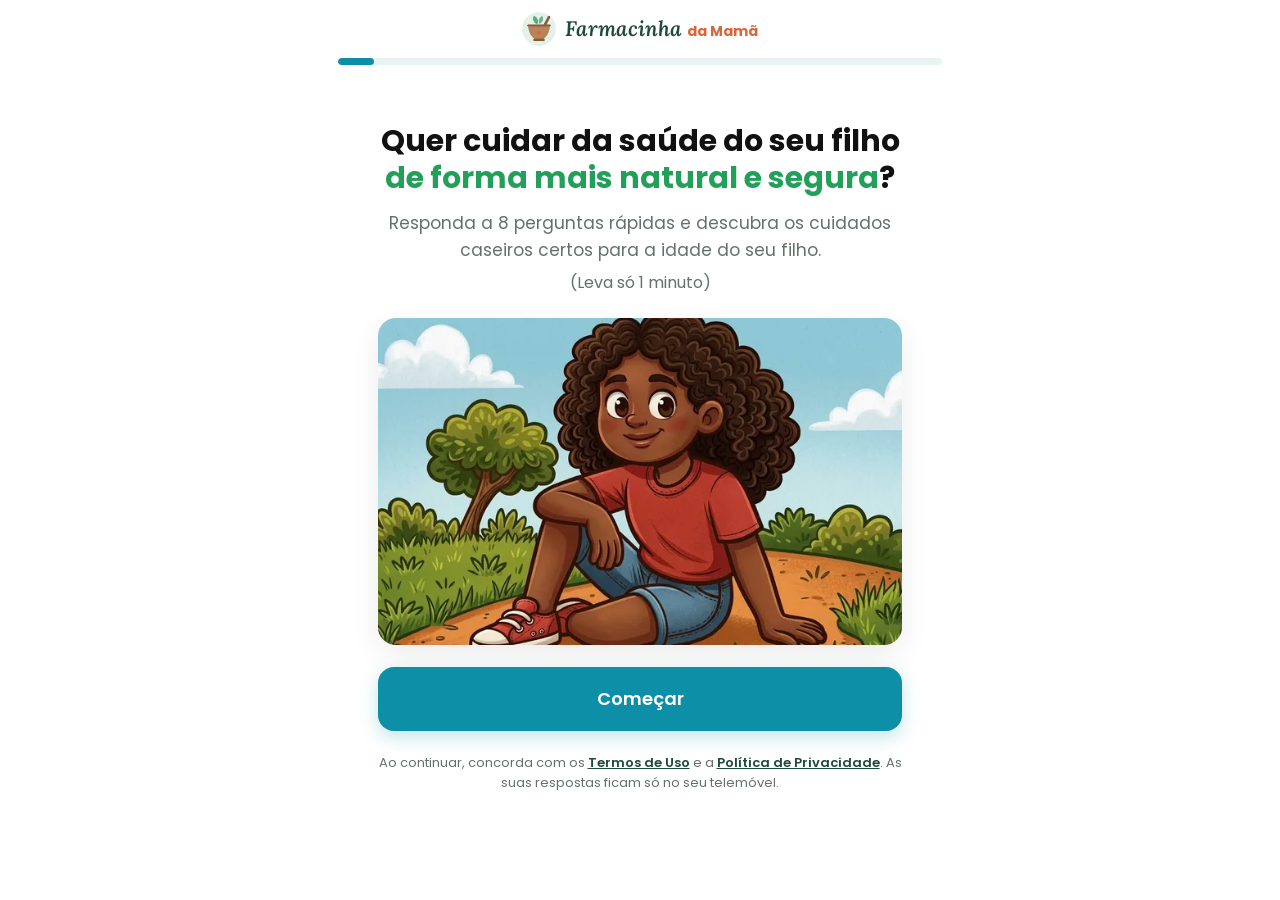
<file: index.html>
<!doctype html>
<html lang="pt-AO">
<head>
<meta charset="utf-8">
<meta name="viewport" content="width=device-width, initial-scale=1, viewport-fit=cover">
<title>Farmacinha da Mamã · Cuidados caseiros seguros para o seu filho</title>
<meta name="description" content="30 cuidados caseiros com ingredientes do mercado e do quintal, com a idade certa, os cuidados e os sinais de quando ir ao médico. Uma marca A Bilonai Group.">
<meta name="theme-color" content="#1E4B3A">
<meta property="og:title" content="Farmacinha da Mamã">
<meta property="og:description" content="Cuidados caseiros seguros para os dias em que o seu filho adoece — e os sinais de quando ir ao médico.">
<meta property="og:image" content="img/og.jpg">
<meta property="og:type" content="website">
<link rel="icon" href="favicon.png" type="image/png">
<link rel="apple-touch-icon" href="favicon.png">
<link rel="preconnect" href="https://fonts.googleapis.com"><link rel="preconnect" href="https://fonts.gstatic.com" crossorigin>
<link href="https://fonts.googleapis.com/css2?family=Lora:ital,wght@1,500;1,600&family=Poppins:wght@400;500;600;700;800&display=swap" rel="stylesheet">
<link rel="stylesheet" href="style.css">
<script src="config.js"></script>
<!-- Meta Pixel -->
<script>
!function(f,b,e,v,n,t,s){if(f.fbq)return;n=f.fbq=function(){n.callMethod?n.callMethod.apply(n,arguments):n.queue.push(arguments)};if(!f._fbq)f._fbq=n;n.push=n;n.loaded=!0;n.version='2.0';n.queue=[];t=b.createElement(e);t.async=!0;t.src=v;s=b.getElementsByTagName(e)[0];s.parentNode.insertBefore(t,s)}(window,document,'script','https://connect.facebook.net/en_US/fbevents.js');
fbq('init', window.SITE.pixelId); fbq('track','PageView');
</script>
<noscript><img height="1" width="1" style="display:none" src="https://www.facebook.com/tr?id=1674334114620463&ev=PageView&noscript=1" alt=""></noscript>
</head>
<body>

<!-- ======================= QUIZ ======================= -->
<div id="funil">
  <header class="qtop">
    <button class="qback" id="qback" aria-label="Voltar" hidden>
      <svg width="22" height="22" viewBox="0 0 24 24"><path d="M15 5l-7 7 7 7" fill="none" stroke="currentColor" stroke-width="2.4" stroke-linecap="round" stroke-linejoin="round"/></svg>
    </button>
    <a class="logo" href="./" aria-label="Farmacinha da Mamã">
      <img src="favicon.png" alt="" width="34" height="34">
      <span><i>Farmacinha</i> <b>da Mamã</b></span>
    </a>
    <div class="qbar"><span id="qbar"></span></div>
  </header>
  <main class="qwrap" id="qstage" aria-live="polite"></main>
</div>

<!-- ======================= PÁGINA DE VENDA ======================= -->
<div id="oferta" hidden>
  <header class="nav">
    <div class="wrap nav-in">
      <a class="logo" href="./"><img src="favicon.png" alt="" width="34" height="34"><span><i>Farmacinha</i> <b>da Mamã</b><small>por A Bilonai Group</small></span></a>
      <a class="btn btn-sm" href="#preco">Quero já</a>
    </div>
  </header>

  <section class="hero">
    <div class="wrap hero-in">
      <div class="hero-txt reveal">
        <span class="kicker">Ebook + 3 bónus · para ler no telemóvel</span>
        <h1>Mais calma e mais preparo para cuidar do seu filho <em>em casa</em></h1>
        <p class="lead">30 cuidados caseiros com ingredientes do mercado e do quintal — cada um com a idade certa, os cuidados e os sinais de quando ir ao médico.</p>
        <a class="btn btn-cta" href="#preco">Quero a Farmacinha da Mamã</a>
        <ul class="ticks">
          <li>Pagamento único em Kz</li><li>Acesso imediato</li><li>Garantia de 7 dias</li>
        </ul>
      </div>
      <div class="hero-img reveal"><img src="img/hero-mae-filho.webp" alt="Mãe a abraçar o filho no sofá, com chá e limões na mesa" width="1000" height="999"></div>
    </div>
  </section>

  <section class="sec">
    <div class="wrap">
      <h2 class="ttl reveal">Já passou por isto?</h2>
      <div class="ab">
        <div class="ab-card ab-before reveal">
          <img src="img/antes.webp" alt="Mãe preocupada ao lado do filho constipado" loading="lazy">
          <h3>🌧️ Sem um plano em casa</h3>
          <ul class="xlist">
            <li>A tosse não deixa ninguém dormir e não sabe o que pode dar</li>
            <li>A cada sintoma novo, bate o desespero</li>
            <li>Ouve conselhos de toda a gente e não sabe em qual confiar</li>
            <li>Fica insegura sobre o que é seguro para a idade dele</li>
            <li>Não sabe distinguir o que se cuida em casa do que é urgente</li>
            <li>A rotina da família vira de cabeça para baixo</li>
          </ul>
        </div>
        <div class="ab-card ab-after reveal">
          <img src="img/depois.webp" alt="Mãe e filho a brincar felizes no campo" loading="lazy">
          <h3>🌿 Com a Farmacinha da Mamã</h3>
          <ul class="vlist">
            <li>Sabe o que fazer nos primeiros sintomas, com calma</li>
            <li>Usa ingredientes que já tem em casa ou no mercado</li>
            <li>Respeita a idade certa de cada preparação</li>
            <li>Sabe o que NUNCA fazer (mel antes de 1 ano, álcool na febre…)</li>
            <li>Reconhece cedo os sinais de que é hora de ir ao médico</li>
            <li>Ganha confiança e tranquilidade como mãe</li>
          </ul>
        </div>
      </div>
      <div class="center reveal"><a class="btn btn-cta" href="#preco">Quero estar preparada</a></div>
    </div>
  </section>

  <!-- PROVAS SOCIAIS (aparece só quando config.js tiver prints) -->
  <section class="sec sec-soft provas" id="provas" hidden>
    <div class="wrap">
      <h2 class="ttl reveal">O que dizem as mães</h2>
      <p class="sub reveal" id="provas-sub">Mensagens reais de clientes da Farmacinha da Mamã.</p>
      <div class="provas-grid" id="provas-grid"></div>
    </div>
  </section>

  <section class="sec sec-soft">
    <div class="wrap">
      <h2 class="ttl reveal">O que vai receber</h2>
      <div class="cards2">
        <article class="pcard reveal">
          <img src="img/ebook-telemovel.webp" alt="Ebook Farmacinha da Mamã aberto no telemóvel" loading="lazy">
          <h3>✅ Ebook: 30 cuidados caseiros</h3>
          <p>Fichas simples, uma por preparação: idade mínima, ingredientes em medidas caseiras, passo a passo, quando NÃO usar e quando ir ao médico. Em 5 capítulos: nariz e tosse, febre, barriguinha, pele e defesas do dia a dia.</p>
        </article>
        <article class="pcard reveal">
          <img src="img/ingredientes.webp" alt="Gengibre, limão, papaia, múcua, hortelã e pilão de madeira" loading="lazy">
          <h3>✅ Ingredientes da nossa terra</h3>
          <p>Gengibre, limão, mel, múcua, capim-limão, hortelã, papaia e arroz. Nada de produtos caros ou difíceis de encontrar — tudo do mercado, do supermercado ou do quintal.</p>
        </article>
      </div>
      <h3 class="ttl2 reveal">E ainda 3 bónus</h3>
      <div class="cards3">
        <article class="pcard reveal">
          <img src="img/bonus-bebe.webp" alt="Bebé ao colo da mãe" loading="lazy">
          <span class="tag">Bónus 1</span>
          <h3>Manual Passo a Passo: Bebés e Crianças Pequenas</h3>
          <p>Como medir a febre, lavar o nariz, dar o soro à colher, massagem das cólicas, sono seguro e o que nunca dar a um bebé.</p>
        </article>
        <article class="pcard reveal">
          <img src="img/bonus-lista.webp" alt="Lista de Compras da Farmacinha" loading="lazy">
          <span class="tag">Bónus 2</span>
          <h3>Lista de Compras da Farmacinha</h3>
          <p>Para imprimir e levar ao mercado: tudo o que precisa de ter em casa, organizado por mercado, quintal, supermercado e farmácia.</p>
        </article>
        <article class="pcard reveal">
          <img src="img/bonus-cartao.webp" alt="Cartão de Sinais de Alerta" loading="lazy">
          <span class="tag">Bónus 3</span>
          <h3>Cartão de Sinais de Alerta</h3>
          <p>Para colar no frigorífico, com os sinais de quando correr para o hospital e espaço para os seus contactos de emergência.</p>
        </article>
      </div>
      <div class="center reveal"><a class="btn btn-cta" href="#preco">Quero o ebook + 3 bónus</a></div>
    </div>
  </section>

  <section class="sec">
    <div class="wrap">
      <div class="split">
        <div class="reveal"><img class="round" src="img/cha.webp" alt="Chá a ser coado para uma caneca infantil" loading="lazy"></div>
        <div class="reveal">
          <h2 class="ttl left">Cuidados de conforto para:</h2>
          <ul class="chips">
            <li>Nariz entupido</li><li>Tosse da noite</li><li>Garganta irritada</li><li>Constipação</li>
            <li>Febre (conforto)</li><li>Diarreia e vómitos</li><li>Cólicas do bebé</li><li>Gases e barriga inchada</li>
            <li>Intestino preso</li><li>Feridinhas</li><li>Picadas</li><li>Comichão</li><li>Brotoeja</li><li>Assaduras</li>
            <li>Sono tranquilo</li><li>Hidratação</li>
          </ul>
          <p class="note">Os cuidados caseiros dão conforto e ajudam a mãe a agir com calma. Não substituem o médico, os medicamentos receitados nem as vacinas — e o livro explica, em cada receita, quando procurar ajuda.</p>
        </div>
      </div>
    </div>
  </section>

  <section class="sec sec-green">
    <div class="wrap">
      <h2 class="ttl reveal">Segurança em primeiro lugar</h2>
      <div class="safe">
        <div class="safe-i reveal"><b>👶 Idade certa</b><span>Cada preparação diz a idade mínima. Nada de mel antes de 1 ano, nada de chás antes do tempo.</span></div>
        <div class="safe-i reveal"><b>🚫 Quando NÃO usar</b><span>Os cuidados e as contra-indicações estão em todas as fichas.</span></div>
        <div class="safe-i reveal"><b>🏥 Quando ir ao médico</b><span>Os sinais de perigo explicados de forma simples, para agir cedo.</span></div>
        <div class="safe-i reveal"><b>🦟 Febre e malária</b><span>Uma página especial: em Angola, febre numa criança pede o teste da malária no mesmo dia.</span></div>
      </div>
    </div>
  </section>

  <section class="sec" id="preco">
    <div class="wrap narrow">
      <h2 class="ttl reveal"><span class="g">Mais calma</span> e <span class="t">mais preparo</span> com a Farmacinha da Mamã</h2>
      <div class="offer reveal">
        <div class="offer-top">Oferta completa · pagamento único</div>
        <div class="offer-body">
          <img src="img/oferta.webp" alt="Ebook Farmacinha da Mamã e 3 bónus" loading="lazy">
          <ul class="vlist">
            <li>Ebook: 30 cuidados caseiros (45 páginas)</li>
            <li>Bónus 1: Manual Passo a Passo para Bebés</li>
            <li>Bónus 2: Lista de Compras da Farmacinha</li>
            <li>Bónus 3: Cartão de Sinais de Alerta</li>
            <li>Comunidade Farmacinha da Mamã no WhatsApp</li>
            <li>Acesso para toda a vida</li>
          </ul>
          <div class="price"><small>Tudo isto por</small><strong><span id="preco-val">6.900</span> Kz</strong><small>pagamento único, sem mensalidades</small></div>
          <a class="btn btn-cta btn-block pulse" data-checkout href="#">Quero a Farmacinha da Mamã</a>
          <p class="secure">🔒 Pagamento seguro em Kz pela OkandaPay · acesso imediato</p>
        </div>
      </div>
    </div>
  </section>

  <section class="sec sec-soft">
    <div class="wrap narrow center">
      <div class="badges">
        <div class="reveal"><h3 class="blk">Acesso vitalício</h3><p>Paga uma vez e fica com o material para sempre, no telemóvel ou impresso.</p></div>
        <div class="reveal"><img class="seal" src="img/garantia.webp" alt="Garantia de 7 dias" loading="lazy"><h3 class="blk">Garantia de 7 dias</h3><p>Se não gostar, devolvemos 100% do valor pago até 7 dias após a compra. Basta uma mensagem no WhatsApp.</p></div>
      </div>
    </div>
  </section>

  <section class="sec">
    <div class="wrap narrow">
      <h2 class="ttl reveal">Perguntas frequentes</h2>
      <div class="faq">
        <details class="reveal"><summary>Como recebo o material?</summary><p>Logo após o pagamento recebe o acesso por email e WhatsApp. São ficheiros PDF para ler no telemóvel ou imprimir.</p></details>
        <details class="reveal"><summary>Serve para bebés?</summary><p>Sim. Cada preparação tem a idade mínima, e o Bónus 1 é dedicado a bebés e crianças pequenas (0 a 3 anos).</p></details>
        <details class="reveal"><summary>Isto substitui o médico?</summary><p>Não. A Farmacinha ensina a cuidar em casa do que é simples, dar conforto e reconhecer cedo o que é sério. Em caso de dúvida ou de sinal de perigo, procure sempre o centro de saúde.</p></details>
        <details class="reveal"><summary>Os ingredientes são caros?</summary><p>Não. São ingredientes do dia a dia: gengibre, limão, mel, arroz, banana, papaia, múcua, hortelã e capim-limão.</p></details>
        <details class="reveal"><summary>Como pago?</summary><p>Em Kwanzas, numa página de pagamento segura da OkandaPay. É um pagamento único, sem mensalidades.</p></details>
        <details class="reveal"><summary>E se não gostar?</summary><p>Tem 7 dias de garantia. Envie-nos uma mensagem e devolvemos o valor total.</p></details>
      </div>
    </div>
  </section>

  <section class="final">
    <div class="wrap narrow center reveal">
      <h2>Prepare hoje a sua Farmacinha</h2>
      <p>Para que, na próxima noite difícil, saiba exactamente o que fazer.</p>
      <a class="btn btn-cta pulse" data-checkout href="#">Quero a minha por 6.900 Kz</a>
    </div>
  </section>

  <footer>
    <div class="wrap foot-in">
      <div><b><i>Farmacinha</i> da Mamã</b><p>Uma marca <b>A Bilonai Group</b> · Huambo, Angola</p></div>
      <div><p>Suporte: <a data-wa href="https://wa.me/244955968159">WhatsApp 955 968 159</a><br><a href="mailto:farmacinha@bilonai.com">farmacinha@bilonai.com</a></p></div>
    </div>
    <div class="wrap legal">
      <p class="disc">Conteúdo educativo de cuidados caseiros de conforto. Não substitui a consulta médica, o diagnóstico, os medicamentos receitados nem as vacinas. Em caso de dúvida ou sinal de perigo, procure o centro de saúde ou o hospital. Este site não faz parte do Facebook nem é endossado pela Meta Platforms, Inc.</p>
      <p class="links"><a href="termos">Termos de Uso</a> · <a href="privacidade">Política de Privacidade</a> · <a href="reembolso">Política de Reembolso</a></p>
      <p>© 2026 A Bilonai Group. Todos os direitos reservados.</p>
    </div>
  </footer>

  <a class="wa-float" data-wa href="https://wa.me/244955968159?text=Ol%C3%A1!%20Tenho%20uma%20d%C3%BAvida%20sobre%20a%20Farmacinha%20da%20Mam%C3%A3." aria-label="Falar no WhatsApp">
    <svg viewBox="0 0 32 32" width="28" height="28"><path fill="#fff" d="M16 3a13 13 0 0 0-11.2 19.6L3 29l6.6-1.7A13 13 0 1 0 16 3zm0 23.6a10.6 10.6 0 0 1-5.4-1.5l-.4-.2-3.9 1 1-3.8-.2-.4A10.6 10.6 0 1 1 16 26.6zm5.8-7.9c-.3-.2-1.9-.9-2.2-1s-.5-.2-.7.2-.8 1-1 1.2-.4.2-.7 0a8.7 8.7 0 0 1-4.3-3.8c-.3-.6.3-.5.9-1.7.1-.2 0-.4 0-.5l-1-2.4c-.3-.6-.5-.5-.7-.5h-.6a1.2 1.2 0 0 0-.9.4 3.6 3.6 0 0 0-1.1 2.7 6.3 6.3 0 0 0 1.3 3.3 14.4 14.4 0 0 0 5.5 4.9c2 .9 2.8 1 3.9.8a3.3 3.3 0 0 0 2.1-1.5 2.7 2.7 0 0 0 .2-1.5c-.1-.1-.3-.2-.6-.3z"/></svg>
  </a>
</div>

<script src="app.js"></script>
</body>
</html>
</file>
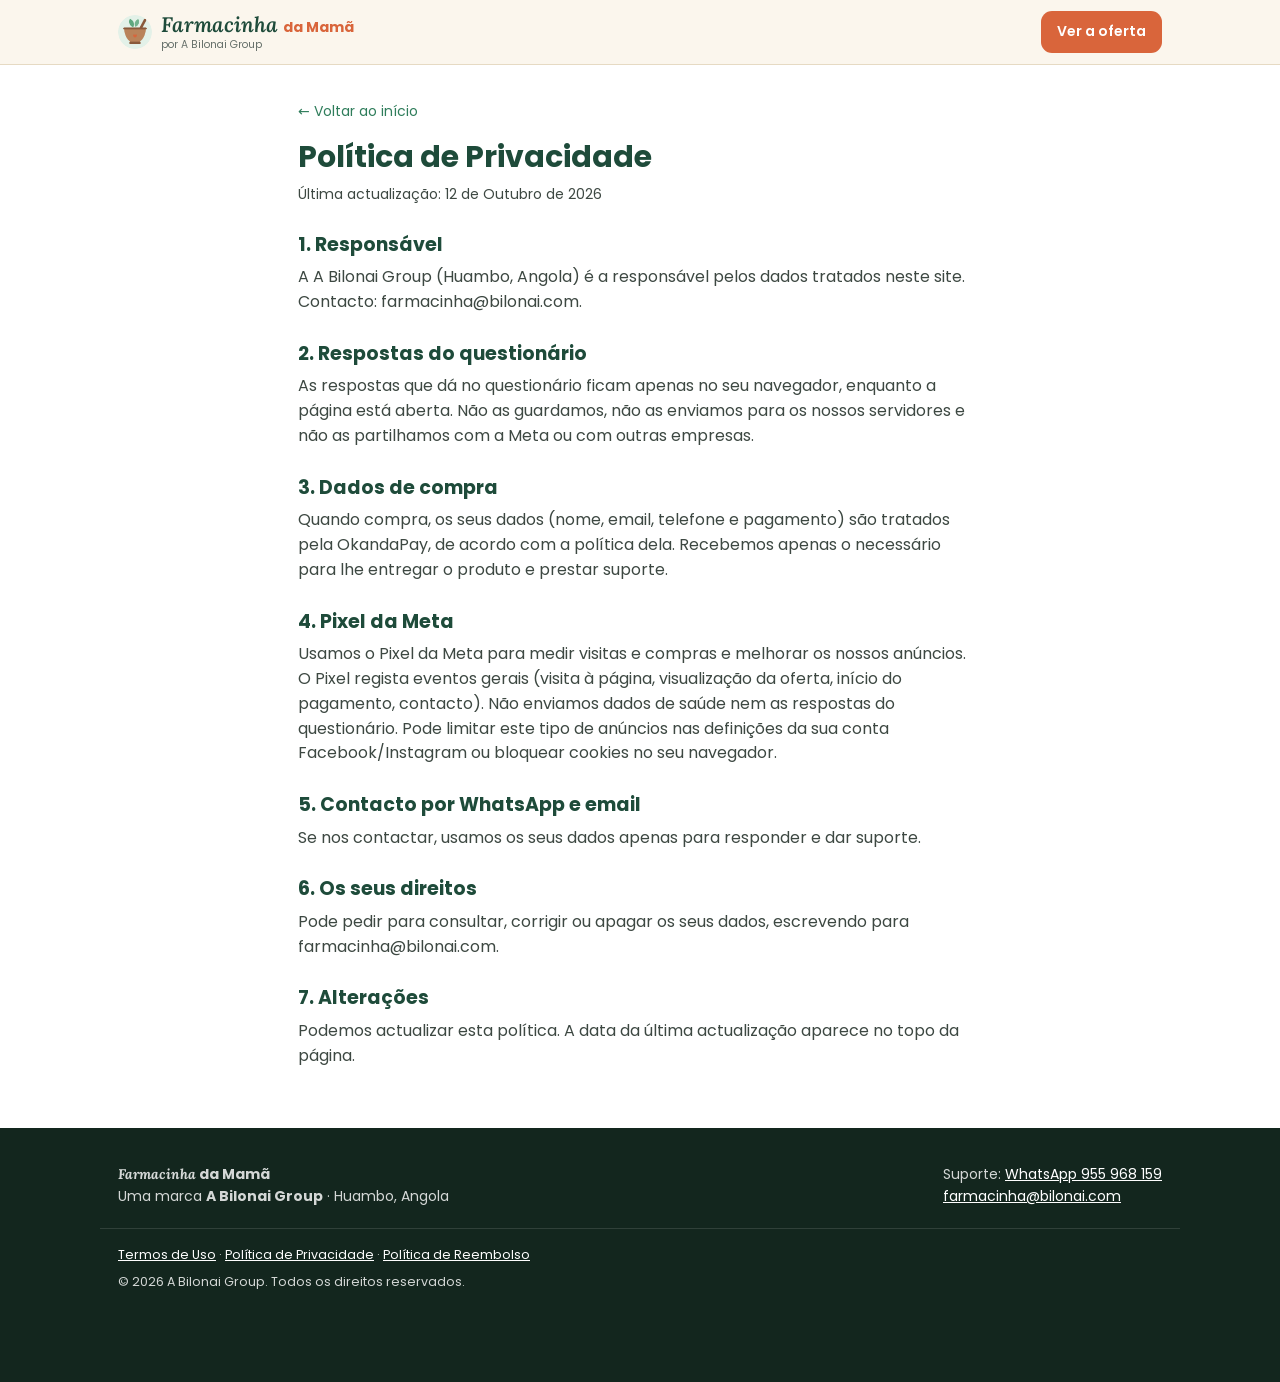
<file: privacidade.html>
<!doctype html><html lang="pt-AO"><head><meta charset="utf-8"><meta name="viewport" content="width=device-width, initial-scale=1">
<title>Política de Privacidade · Farmacinha da Mamã</title><link rel="icon" href="favicon.png" type="image/png">
<link href="https://fonts.googleapis.com/css2?family=Lora:ital,wght@1,600&family=Poppins:wght@400;500;600;700&display=swap" rel="stylesheet"><link rel="stylesheet" href="style.css">
<script>!function(f,b,e,v,n,t,s){if(f.fbq)return;n=f.fbq=function(){n.callMethod?n.callMethod.apply(n,arguments):n.queue.push(arguments)};if(!f._fbq)f._fbq=n;n.push=n;n.loaded=!0;n.version='2.0';n.queue=[];t=b.createElement(e);t.async=!0;t.src=v;s=b.getElementsByTagName(e)[0];s.parentNode.insertBefore(t,s)}(window,document,'script','https://connect.facebook.net/en_US/fbevents.js');fbq('init','1674334114620463');fbq('track','PageView');</script>
</head><body><header class="nav"><div class="wrap nav-in"><a class="logo" href="./"><img src="favicon.png" alt="" width="34" height="34"><span><i>Farmacinha</i> <b>da Mamã</b><small>por A Bilonai Group</small></span></a><a class="btn btn-sm" href="./#oferta">Ver a oferta</a></div></header>
<main class="wrap narrow legalpage"><a class="back" href="./">← Voltar ao início</a><h1>Política de Privacidade</h1><p class="upd">Última actualização: 12 de Outubro de 2026</p><h2>1. Responsável</h2><p>A A Bilonai Group (Huambo, Angola) é a responsável pelos dados tratados neste site. Contacto: farmacinha@bilonai.com.</p><h2>2. Respostas do questionário</h2><p>As respostas que dá no questionário ficam apenas no seu navegador, enquanto a página está aberta. Não as guardamos, não as enviamos para os nossos servidores e não as partilhamos com a Meta ou com outras empresas.</p><h2>3. Dados de compra</h2><p>Quando compra, os seus dados (nome, email, telefone e pagamento) são tratados pela OkandaPay, de acordo com a política dela. Recebemos apenas o necessário para lhe entregar o produto e prestar suporte.</p><h2>4. Pixel da Meta</h2><p>Usamos o Pixel da Meta para medir visitas e compras e melhorar os nossos anúncios. O Pixel regista eventos gerais (visita à página, visualização da oferta, início do pagamento, contacto). Não enviamos dados de saúde nem as respostas do questionário. Pode limitar este tipo de anúncios nas definições da sua conta Facebook/Instagram ou bloquear cookies no seu navegador.</p><h2>5. Contacto por WhatsApp e email</h2><p>Se nos contactar, usamos os seus dados apenas para responder e dar suporte.</p><h2>6. Os seus direitos</h2><p>Pode pedir para consultar, corrigir ou apagar os seus dados, escrevendo para farmacinha@bilonai.com.</p><h2>7. Alterações</h2><p>Podemos actualizar esta política. A data da última actualização aparece no topo da página.</p></main><footer><div class="wrap foot-in"><div><b><i>Farmacinha</i> da Mamã</b><p>Uma marca <b>A Bilonai Group</b> · Huambo, Angola</p></div><div><p>Suporte: <a href="https://wa.me/244955968159">WhatsApp 955 968 159</a><br><a href="mailto:farmacinha@bilonai.com">farmacinha@bilonai.com</a></p></div></div>
<div class="wrap legal"><p class="links"><a href="termos">Termos de Uso</a> · <a href="privacidade">Política de Privacidade</a> · <a href="reembolso">Política de Reembolso</a></p><p>© 2026 A Bilonai Group. Todos os direitos reservados.</p></div></footer></body></html>
</file>
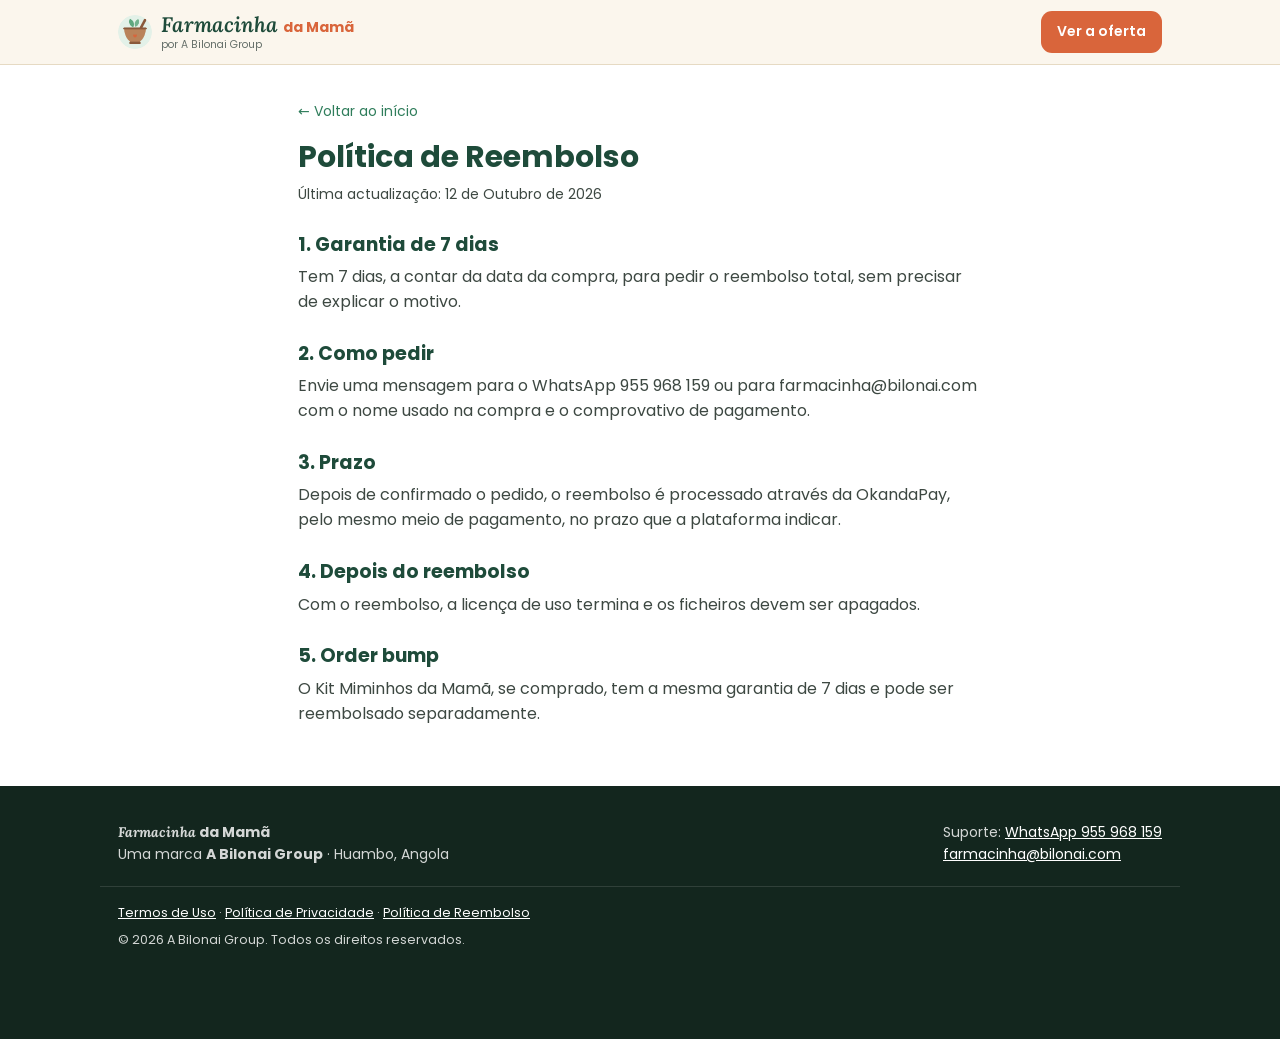
<file: reembolso.html>
<!doctype html><html lang="pt-AO"><head><meta charset="utf-8"><meta name="viewport" content="width=device-width, initial-scale=1">
<title>Política de Reembolso · Farmacinha da Mamã</title><link rel="icon" href="favicon.png" type="image/png">
<link href="https://fonts.googleapis.com/css2?family=Lora:ital,wght@1,600&family=Poppins:wght@400;500;600;700&display=swap" rel="stylesheet"><link rel="stylesheet" href="style.css">
<script>!function(f,b,e,v,n,t,s){if(f.fbq)return;n=f.fbq=function(){n.callMethod?n.callMethod.apply(n,arguments):n.queue.push(arguments)};if(!f._fbq)f._fbq=n;n.push=n;n.loaded=!0;n.version='2.0';n.queue=[];t=b.createElement(e);t.async=!0;t.src=v;s=b.getElementsByTagName(e)[0];s.parentNode.insertBefore(t,s)}(window,document,'script','https://connect.facebook.net/en_US/fbevents.js');fbq('init','1674334114620463');fbq('track','PageView');</script>
</head><body><header class="nav"><div class="wrap nav-in"><a class="logo" href="./"><img src="favicon.png" alt="" width="34" height="34"><span><i>Farmacinha</i> <b>da Mamã</b><small>por A Bilonai Group</small></span></a><a class="btn btn-sm" href="./#oferta">Ver a oferta</a></div></header>
<main class="wrap narrow legalpage"><a class="back" href="./">← Voltar ao início</a><h1>Política de Reembolso</h1><p class="upd">Última actualização: 12 de Outubro de 2026</p><h2>1. Garantia de 7 dias</h2><p>Tem 7 dias, a contar da data da compra, para pedir o reembolso total, sem precisar de explicar o motivo.</p><h2>2. Como pedir</h2><p>Envie uma mensagem para o WhatsApp 955 968 159 ou para farmacinha@bilonai.com com o nome usado na compra e o comprovativo de pagamento.</p><h2>3. Prazo</h2><p>Depois de confirmado o pedido, o reembolso é processado através da OkandaPay, pelo mesmo meio de pagamento, no prazo que a plataforma indicar.</p><h2>4. Depois do reembolso</h2><p>Com o reembolso, a licença de uso termina e os ficheiros devem ser apagados.</p><h2>5. Order bump</h2><p>O Kit Miminhos da Mamã, se comprado, tem a mesma garantia de 7 dias e pode ser reembolsado separadamente.</p></main><footer><div class="wrap foot-in"><div><b><i>Farmacinha</i> da Mamã</b><p>Uma marca <b>A Bilonai Group</b> · Huambo, Angola</p></div><div><p>Suporte: <a href="https://wa.me/244955968159">WhatsApp 955 968 159</a><br><a href="mailto:farmacinha@bilonai.com">farmacinha@bilonai.com</a></p></div></div>
<div class="wrap legal"><p class="links"><a href="termos">Termos de Uso</a> · <a href="privacidade">Política de Privacidade</a> · <a href="reembolso">Política de Reembolso</a></p><p>© 2026 A Bilonai Group. Todos os direitos reservados.</p></div></footer></body></html>
</file>
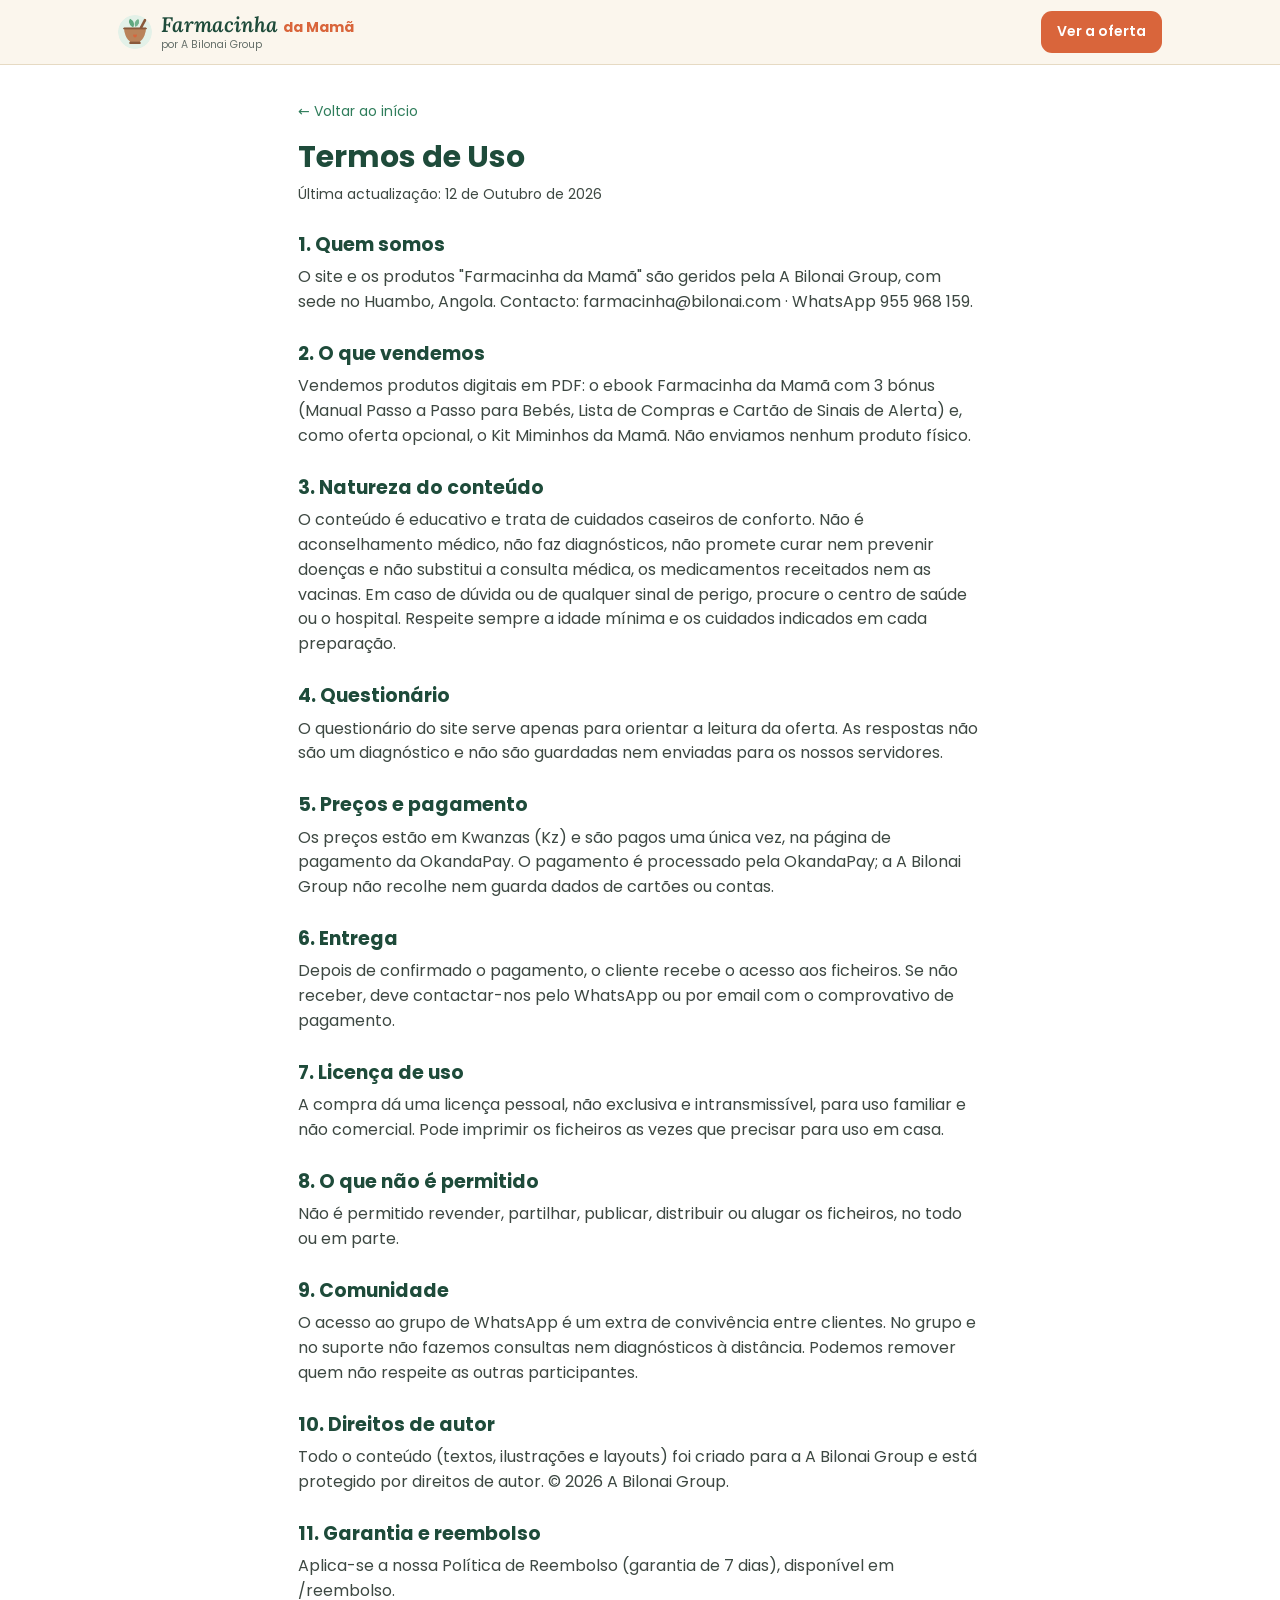
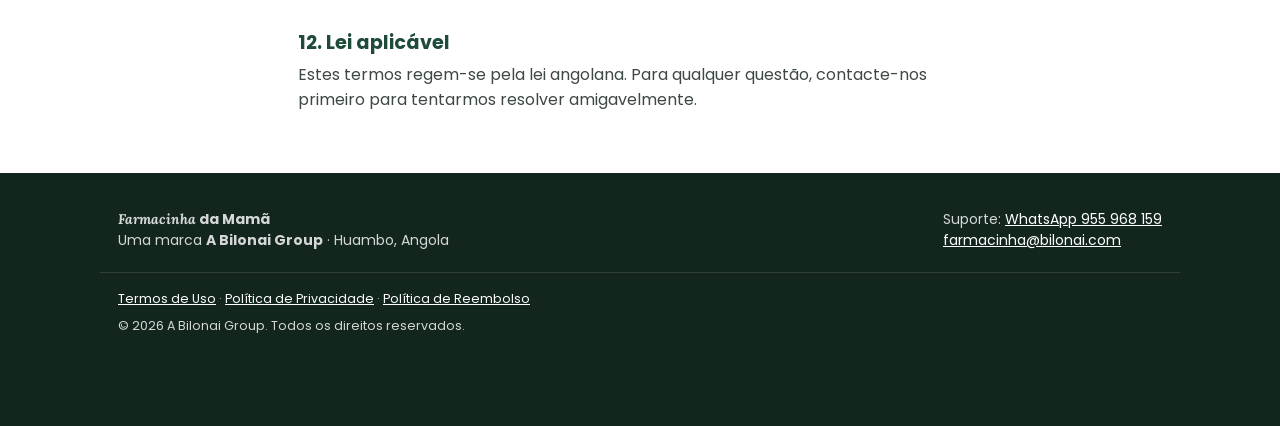
<file: termos.html>
<!doctype html><html lang="pt-AO"><head><meta charset="utf-8"><meta name="viewport" content="width=device-width, initial-scale=1">
<title>Termos de Uso · Farmacinha da Mamã</title><link rel="icon" href="favicon.png" type="image/png">
<link href="https://fonts.googleapis.com/css2?family=Lora:ital,wght@1,600&family=Poppins:wght@400;500;600;700&display=swap" rel="stylesheet"><link rel="stylesheet" href="style.css">
<script>!function(f,b,e,v,n,t,s){if(f.fbq)return;n=f.fbq=function(){n.callMethod?n.callMethod.apply(n,arguments):n.queue.push(arguments)};if(!f._fbq)f._fbq=n;n.push=n;n.loaded=!0;n.version='2.0';n.queue=[];t=b.createElement(e);t.async=!0;t.src=v;s=b.getElementsByTagName(e)[0];s.parentNode.insertBefore(t,s)}(window,document,'script','https://connect.facebook.net/en_US/fbevents.js');fbq('init','1674334114620463');fbq('track','PageView');</script>
</head><body><header class="nav"><div class="wrap nav-in"><a class="logo" href="./"><img src="favicon.png" alt="" width="34" height="34"><span><i>Farmacinha</i> <b>da Mamã</b><small>por A Bilonai Group</small></span></a><a class="btn btn-sm" href="./#oferta">Ver a oferta</a></div></header>
<main class="wrap narrow legalpage"><a class="back" href="./">← Voltar ao início</a><h1>Termos de Uso</h1><p class="upd">Última actualização: 12 de Outubro de 2026</p><h2>1. Quem somos</h2><p>O site e os produtos "Farmacinha da Mamã" são geridos pela A Bilonai Group, com sede no Huambo, Angola. Contacto: farmacinha@bilonai.com · WhatsApp 955 968 159.</p><h2>2. O que vendemos</h2><p>Vendemos produtos digitais em PDF: o ebook Farmacinha da Mamã com 3 bónus (Manual Passo a Passo para Bebés, Lista de Compras e Cartão de Sinais de Alerta) e, como oferta opcional, o Kit Miminhos da Mamã. Não enviamos nenhum produto físico.</p><h2>3. Natureza do conteúdo</h2><p>O conteúdo é educativo e trata de cuidados caseiros de conforto. Não é aconselhamento médico, não faz diagnósticos, não promete curar nem prevenir doenças e não substitui a consulta médica, os medicamentos receitados nem as vacinas. Em caso de dúvida ou de qualquer sinal de perigo, procure o centro de saúde ou o hospital. Respeite sempre a idade mínima e os cuidados indicados em cada preparação.</p><h2>4. Questionário</h2><p>O questionário do site serve apenas para orientar a leitura da oferta. As respostas não são um diagnóstico e não são guardadas nem enviadas para os nossos servidores.</p><h2>5. Preços e pagamento</h2><p>Os preços estão em Kwanzas (Kz) e são pagos uma única vez, na página de pagamento da OkandaPay. O pagamento é processado pela OkandaPay; a A Bilonai Group não recolhe nem guarda dados de cartões ou contas.</p><h2>6. Entrega</h2><p>Depois de confirmado o pagamento, o cliente recebe o acesso aos ficheiros. Se não receber, deve contactar-nos pelo WhatsApp ou por email com o comprovativo de pagamento.</p><h2>7. Licença de uso</h2><p>A compra dá uma licença pessoal, não exclusiva e intransmissível, para uso familiar e não comercial. Pode imprimir os ficheiros as vezes que precisar para uso em casa.</p><h2>8. O que não é permitido</h2><p>Não é permitido revender, partilhar, publicar, distribuir ou alugar os ficheiros, no todo ou em parte.</p><h2>9. Comunidade</h2><p>O acesso ao grupo de WhatsApp é um extra de convivência entre clientes. No grupo e no suporte não fazemos consultas nem diagnósticos à distância. Podemos remover quem não respeite as outras participantes.</p><h2>10. Direitos de autor</h2><p>Todo o conteúdo (textos, ilustrações e layouts) foi criado para a A Bilonai Group e está protegido por direitos de autor. © 2026 A Bilonai Group.</p><h2>11. Garantia e reembolso</h2><p>Aplica-se a nossa Política de Reembolso (garantia de 7 dias), disponível em /reembolso.</p><h2>12. Lei aplicável</h2><p>Estes termos regem-se pela lei angolana. Para qualquer questão, contacte-nos primeiro para tentarmos resolver amigavelmente.</p></main><footer><div class="wrap foot-in"><div><b><i>Farmacinha</i> da Mamã</b><p>Uma marca <b>A Bilonai Group</b> · Huambo, Angola</p></div><div><p>Suporte: <a href="https://wa.me/244955968159">WhatsApp 955 968 159</a><br><a href="mailto:farmacinha@bilonai.com">farmacinha@bilonai.com</a></p></div></div>
<div class="wrap legal"><p class="links"><a href="termos">Termos de Uso</a> · <a href="privacidade">Política de Privacidade</a> · <a href="reembolso">Política de Reembolso</a></p><p>© 2026 A Bilonai Group. Todos os direitos reservados.</p></div></footer></body></html>
</file>
<file: style.css>
:root{
  --green:#2F7D5B;--deep:#1E4B3A;--leaf:#5FA77E;--mint:#E3F1E8;--cream:#FBF6EC;--sand:#F3E8D3;
  --terra:#D9653B;--sun:#E9A93A;--ink:#25302B;--muted:#66706A;--line:#E6DAC3;--red:#C8443B;--teal:#0E8FA8;
  --qbg:#E8F4F1;--qline:#9FD0C7;
}
*{box-sizing:border-box;margin:0;padding:0}
html{scroll-behavior:smooth;-webkit-text-size-adjust:100%}
body{font-family:Poppins,system-ui,sans-serif;color:var(--ink);background:#fff;line-height:1.55;font-size:16px}
img{max-width:100%;display:block}
a{color:var(--green)}
button{font:inherit;cursor:pointer;border:0;background:none;color:inherit}
.wrap{max-width:1080px;margin:0 auto;padding:0 18px}
.narrow{max-width:720px}
.center{text-align:center}
[hidden]{display:none!important}

/* ---------- logo ---------- */
.logo{display:flex;align-items:center;gap:9px;text-decoration:none;color:var(--deep)}
.logo img{border-radius:50%}
.logo span{line-height:1.05;font-size:18px}
.logo i{font-family:Lora,serif;font-weight:600;font-size:21px}
.logo b{color:var(--terra);font-size:14px}
.logo small{display:block;font-size:10.5px;color:var(--muted);font-weight:400;margin-top:2px}

/* ---------- botões ---------- */
.btn{display:inline-block;text-decoration:none;font-weight:600;border-radius:14px;padding:16px 28px;text-align:center;transition:transform .15s,box-shadow .2s,background .2s}
.btn:active{transform:scale(.98)}
.btn-q{background:var(--teal);color:#fff;width:100%;font-size:18px;padding:18px;border-radius:16px;margin-top:22px;box-shadow:0 6px 18px rgba(14,143,168,.25)}
.btn-q:hover{background:#0b7d93}
.btn-cta{background:#E8433B;color:#fff;font-size:17px;box-shadow:0 8px 22px rgba(232,67,59,.32)}
.btn-cta:hover{background:#d4372f;transform:translateY(-1px)}
.btn-block{display:block;width:100%}
.btn-sm{padding:10px 16px;font-size:14px;background:var(--terra);color:#fff;border-radius:11px}
.pulse{animation:pulse 2.2s infinite}
@keyframes pulse{0%{box-shadow:0 0 0 0 rgba(232,67,59,.45)}70%{box-shadow:0 0 0 14px rgba(232,67,59,0)}100%{box-shadow:0 0 0 0 rgba(232,67,59,0)}}

/* =================== QUIZ =================== */
#funil{min-height:100vh;background:#fff}
.qtop{position:sticky;top:0;z-index:5;background:#fff;padding:12px 18px 14px;display:grid;grid-template-columns:40px 1fr 40px;align-items:center;row-gap:12px;max-width:640px;margin:0 auto}
.qtop .logo{grid-column:2;justify-self:center}
.qback{grid-column:1;grid-row:1;width:40px;height:40px;display:grid;place-items:center;border-radius:50%;color:var(--ink)}
.qback:hover{background:var(--qbg)}
.qbar{grid-column:1/4;height:7px;background:var(--qbg);border-radius:99px;overflow:hidden}
.qbar span{display:block;height:100%;width:6%;background:var(--teal);border-radius:99px;transition:width .5s ease}
.qwrap{max-width:560px;margin:0 auto;padding:26px 18px 60px;opacity:0;transform:translateY(14px);transition:opacity .35s,transform .35s}
.qwrap.in{opacity:1;transform:none}
.qh{font-size:clamp(23px,6vw,30px);line-height:1.22;font-weight:700;text-align:center;margin:18px 0 22px;color:#111}
.qh.big{font-size:clamp(28px,7.4vw,38px)}
.qsub{text-align:center;color:var(--muted);font-size:17px;margin:-8px 0 8px}
.qtime{text-align:center;color:var(--muted);margin-bottom:22px}
.qimg{height:auto;border-radius:18px;width:100%;aspect-ratio:16/10;object-fit:cover;object-position:center 30%;box-shadow:0 10px 30px rgba(0,0,0,.08)}
.qlegal{text-align:center;color:var(--muted);font-size:13px;margin-top:22px}
.qlegal a{color:var(--deep);font-weight:600}
.g{color:#22A05A}.t{color:var(--terra)}

.qgrid{display:grid;grid-template-columns:1fr 1fr;gap:12px}
.gopt{border:1.5px solid var(--qline);border-radius:18px;overflow:hidden;background:var(--qbg);text-align:left;transition:transform .15s,border-color .2s,box-shadow .2s}
.gopt img{aspect-ratio:1/1;object-fit:cover;width:100%}
.gl{display:flex;align-items:center;gap:10px;padding:14px 12px;font-weight:700;font-size:16px}
.gopt:hover{transform:translateY(-2px);box-shadow:0 8px 20px rgba(14,143,168,.15)}
.qlist{display:flex;flex-direction:column;gap:12px}
.lopt{display:flex;align-items:center;gap:14px;text-align:left;border:1.5px solid var(--qline);background:var(--qbg);border-radius:18px;padding:18px 18px;font-size:17px;transition:transform .15s,border-color .2s}
.lopt:hover{transform:translateX(2px)}
.emo{font-size:40px;line-height:1;flex:0 0 auto}
.ck{flex:0 0 26px;width:26px;height:26px;border-radius:50%;border:2px solid var(--teal);display:grid;place-items:center;color:transparent;transition:.2s;background:#fff}
.ck svg{width:16px;height:16px}
.sel{border-color:var(--teal)!important;box-shadow:0 0 0 2px var(--teal) inset}
.sel .ck{color:var(--teal)}

/* loading */
.lhead{display:flex;justify-content:space-between;margin:26px 0 8px;font-size:15px}
.lbar{height:14px;background:#eceff1;border-radius:99px;overflow:hidden}
.lbar span{display:block;height:100%;width:0;background:var(--teal);border-radius:99px;transition:width .08s linear}
.lchecks{margin-top:24px;display:flex;flex-direction:column;gap:12px}
.lc{display:flex;align-items:center;gap:12px;padding:14px 16px;border:1px solid #eee;border-radius:14px;color:var(--muted);transition:.3s}
.lc .dot{width:22px;height:22px;border-radius:50%;border:2px solid #ccd;flex:0 0 auto;transition:.3s}
.lc.ok{color:var(--ink);border-color:var(--qline);background:var(--qbg)}
.lc.ok .dot{background:var(--teal) url("data:image/svg+xml,%3Csvg xmlns='http://www.w3.org/2000/svg' viewBox='0 0 24 24'%3E%3Cpath d='M5 12.5l4.5 4.5L19 7.5' fill='none' stroke='white' stroke-width='3' stroke-linecap='round'/%3E%3C/svg%3E") center/14px no-repeat;border-color:var(--teal)}
.lprovas{margin-top:22px;display:flex;flex-direction:column;gap:12px}
.lprovas img{border-radius:14px;border:1px solid #eee}

/* gráfico */
.chart{position:relative;margin:26px 0 6px}
.chart svg{width:100%;height:auto;overflow:visible}
.gridl{stroke:#d9dee2;stroke-width:1.2;stroke-dasharray:4 4}
#cpath{stroke-dasharray:420;stroke-dashoffset:420;animation:draw 1.8s .3s ease forwards}
@keyframes draw{to{stroke-dashoffset:0}}
.halo{fill:rgba(0,0,0,.08)}
.pt{opacity:0;transform-box:fill-box;transform-origin:center;animation:pop .45s ease forwards}
.p1{animation-delay:.3s}.p2{animation-delay:1.1s}.p3{animation-delay:1.9s}
@keyframes pop{from{opacity:0;transform:scale(.3)}to{opacity:1;transform:scale(1)}}
.lab{position:absolute;color:#fff;font-weight:700;font-size:14px;padding:6px 11px;border-radius:9px;white-space:nowrap;opacity:0;animation:fade .4s ease forwards;transform:translateX(-50%)}
.l1{left:13%;top:55%;background:#D33A2F;animation-delay:.5s}
.l2{left:53%;top:34%;background:var(--sun);color:#3a2a00;animation-delay:1.3s}
.l3{left:87%;top:-2%;background:#22A05A;animation-delay:2.1s}
@keyframes fade{from{opacity:0;margin-top:6px}to{opacity:1;margin-top:0}}
.axis{display:flex;justify-content:space-between;color:var(--muted);font-size:13.5px;margin-top:4px;padding:0 4px}
.cnote{text-align:center;color:var(--muted);font-size:14px;margin-top:8px}

/* =================== PÁGINA DE VENDA =================== */
.nav{position:sticky;top:0;z-index:20;background:rgba(251,246,236,.94);backdrop-filter:blur(8px);border-bottom:1px solid var(--line)}
.nav-in{display:flex;align-items:center;justify-content:space-between;height:64px}
.hero{background:var(--cream);padding:34px 0 54px}
.hero-in{display:grid;gap:30px;align-items:center}
.kicker{display:inline-block;background:var(--mint);color:var(--deep);font-weight:600;font-size:13px;padding:6px 12px;border-radius:99px;margin-bottom:14px}
.hero h1{font-size:clamp(30px,7.5vw,48px);line-height:1.12;color:var(--deep);letter-spacing:-.5px}
.hero h1 em{font-family:Lora,serif;color:var(--terra)}
.lead{font-size:18px;color:#3d4842;margin:16px 0 24px}
.ticks{list-style:none;display:flex;flex-wrap:wrap;gap:8px 18px;margin-top:18px;font-size:14px;color:var(--muted)}
.ticks li:before{content:"✓ ";color:var(--green);font-weight:700}
.hero-img img{height:auto;aspect-ratio:4/3;object-fit:cover;object-position:center 35%;width:100%;border-radius:24px;box-shadow:0 22px 50px rgba(30,75,58,.18)}
@media(min-width:860px){.hero-img img{aspect-ratio:1/1}.hero-in{grid-template-columns:1.05fr 1fr}.hero{padding:60px 0 80px}}

.sec{padding:60px 0}
.sec-soft{background:var(--cream)}
.sec-green{background:var(--deep);color:#fff}
.ttl{font-size:clamp(26px,6vw,38px);line-height:1.18;text-align:center;margin-bottom:30px;color:#111}
.sec-green .ttl{color:#fff}
.ttl.left{text-align:left;margin-bottom:18px}
.ttl2{text-align:center;font-size:24px;margin:40px 0 20px}
.sub{text-align:center;color:var(--muted);margin:-18px 0 26px}
.note{font-size:14px;color:var(--muted);margin-top:18px;border-left:3px solid var(--leaf);padding-left:12px}

.ab{display:grid;gap:18px}
@media(min-width:820px){.ab{grid-template-columns:1fr 1fr}}
.ab-card{border-radius:20px;padding:0 0 22px;overflow:hidden}
.ab-card img{aspect-ratio:16/10;object-fit:cover;width:100%;margin-bottom:18px}
.ab-card h3{padding:0 22px;font-size:22px;margin-bottom:12px}
.ab-before{background:#eceef0;border:1px solid #dde1e4}
.ab-after{background:#d5f7d9;border:1px solid #a8e6b0}
.xlist,.vlist{list-style:none;padding:0 22px;display:flex;flex-direction:column;gap:10px}
.xlist li,.vlist li{padding-left:30px;position:relative}
.xlist li:before{content:"✖";position:absolute;left:0;color:#E8433B;font-weight:700}
.vlist li:before{content:"✔";position:absolute;left:0;top:0;width:20px;height:20px;border-radius:5px;background:#3BB54A;color:#fff;font-size:12px;display:grid;place-items:center;margin-top:3px}
.center .btn,.ab+.center{margin-top:30px}

.cards2,.cards3{display:grid;gap:18px}
@media(min-width:760px){.cards2{grid-template-columns:1fr 1fr}.cards3{grid-template-columns:repeat(3,1fr)}}
.pcard{background:#fff;border:1px solid var(--line);border-radius:20px;overflow:hidden;padding-bottom:20px;position:relative}
.pcard img{aspect-ratio:1/1;object-fit:cover;width:100%;margin-bottom:16px}
.pcard h3{font-size:20px;padding:0 20px;margin-bottom:8px;line-height:1.25}
.pcard p{padding:0 20px;color:#47524c;font-size:15.5px}
.tag{position:absolute;top:14px;left:14px;background:var(--terra);color:#fff;font-weight:700;font-size:13px;padding:5px 12px;border-radius:99px}

.split{display:grid;gap:26px;align-items:center}
@media(min-width:820px){.split{grid-template-columns:1fr 1.1fr}}
.round{border-radius:22px}
.chips{list-style:none;display:flex;flex-wrap:wrap;gap:8px}
.chips li{background:var(--mint);color:var(--deep);border-radius:99px;padding:7px 14px;font-weight:500;font-size:14.5px}
.chips li:before{content:"✅ "}

.safe{display:grid;gap:14px}
@media(min-width:760px){.safe{grid-template-columns:1fr 1fr}}
.safe-i{background:rgba(255,255,255,.08);border:1px solid rgba(255,255,255,.16);border-radius:16px;padding:18px 20px}
.safe-i b{display:block;font-size:18px;margin-bottom:4px}
.safe-i span{color:rgba(255,255,255,.85);font-size:15px}

.offer{border:2px solid var(--teal);border-radius:20px;overflow:hidden;background:#fff;box-shadow:0 18px 40px rgba(0,0,0,.08)}
.offer-top{background:var(--teal);color:#fff;text-align:center;font-weight:700;padding:11px;letter-spacing:.3px}
.offer-body{padding:22px}
.offer-body img{border-radius:14px;margin-bottom:18px}
.offer .vlist{padding:0;margin-bottom:20px}
.price{text-align:center;margin:8px 0 18px;display:flex;flex-direction:column}
.price small{color:var(--muted)}
.price strong{font-size:52px;line-height:1.1;color:var(--deep)}
.secure{text-align:center;color:#22A05A;font-size:14px;margin-top:12px}
.ttl .g,.ttl .t{font-weight:800}

.badges{display:grid;gap:30px}
@media(min-width:720px){.badges{grid-template-columns:1fr 1fr}}
.blk{display:inline-block;background:#111;color:#fff;font-size:26px;padding:2px 10px;margin-bottom:12px}
.badges p{font-weight:500}
.seal{width:150px;margin:0 auto 14px}

.faq details{border:1px solid var(--line);border-radius:14px;padding:16px 18px;margin-bottom:10px;background:#fff}
.faq summary{font-weight:600;cursor:pointer;list-style:none;display:flex;justify-content:space-between;gap:10px}
.faq summary:after{content:"+";color:var(--green);font-size:22px;line-height:1}
.faq details[open] summary:after{content:"–"}
.faq p{margin-top:10px;color:#47524c}

.final{background:linear-gradient(160deg,var(--deep),var(--green));color:#fff;padding:60px 0}
.final h2{font-size:clamp(26px,6vw,36px);margin-bottom:10px}
.final p{opacity:.9;margin-bottom:24px}

.provas-grid{columns:3 240px;column-gap:14px}
.prova{break-inside:avoid;margin-bottom:14px;border-radius:14px;overflow:hidden;border:1px solid var(--line);background:#fff}

footer{background:#13261e;color:rgba(255,255,255,.82);padding:36px 0 90px;font-size:14px}
footer a{color:#fff}
.foot-in{display:flex;flex-wrap:wrap;justify-content:space-between;gap:16px;margin-bottom:20px}
footer i{font-family:Lora,serif}
.legal{border-top:1px solid rgba(255,255,255,.12);padding-top:16px;font-size:12.5px;display:flex;flex-direction:column;gap:8px}
.disc{opacity:.75}

.wa-float{position:fixed;right:16px;bottom:16px;width:56px;height:56px;border-radius:50%;background:#25D366;display:grid;place-items:center;box-shadow:0 8px 22px rgba(0,0,0,.25);z-index:30}

.reveal{opacity:0;transform:translateY(22px);transition:opacity .6s ease,transform .6s ease}
.reveal.on{opacity:1;transform:none}
@media (prefers-reduced-motion:reduce){*{animation:none!important;transition:none!important}.reveal{opacity:1;transform:none}#cpath{stroke-dashoffset:0}.pt,.lab{opacity:1}}

/* páginas legais */
.legalpage{padding:34px 18px 60px}
.legalpage h1{font-size:30px;color:var(--deep);margin:10px 0 4px}
.legalpage h2{font-size:19px;margin:24px 0 6px;color:var(--deep)}
.legalpage p{color:#3d4842}
.upd{color:var(--muted);font-size:14px}
.back{font-size:14px;text-decoration:none}
</file>
